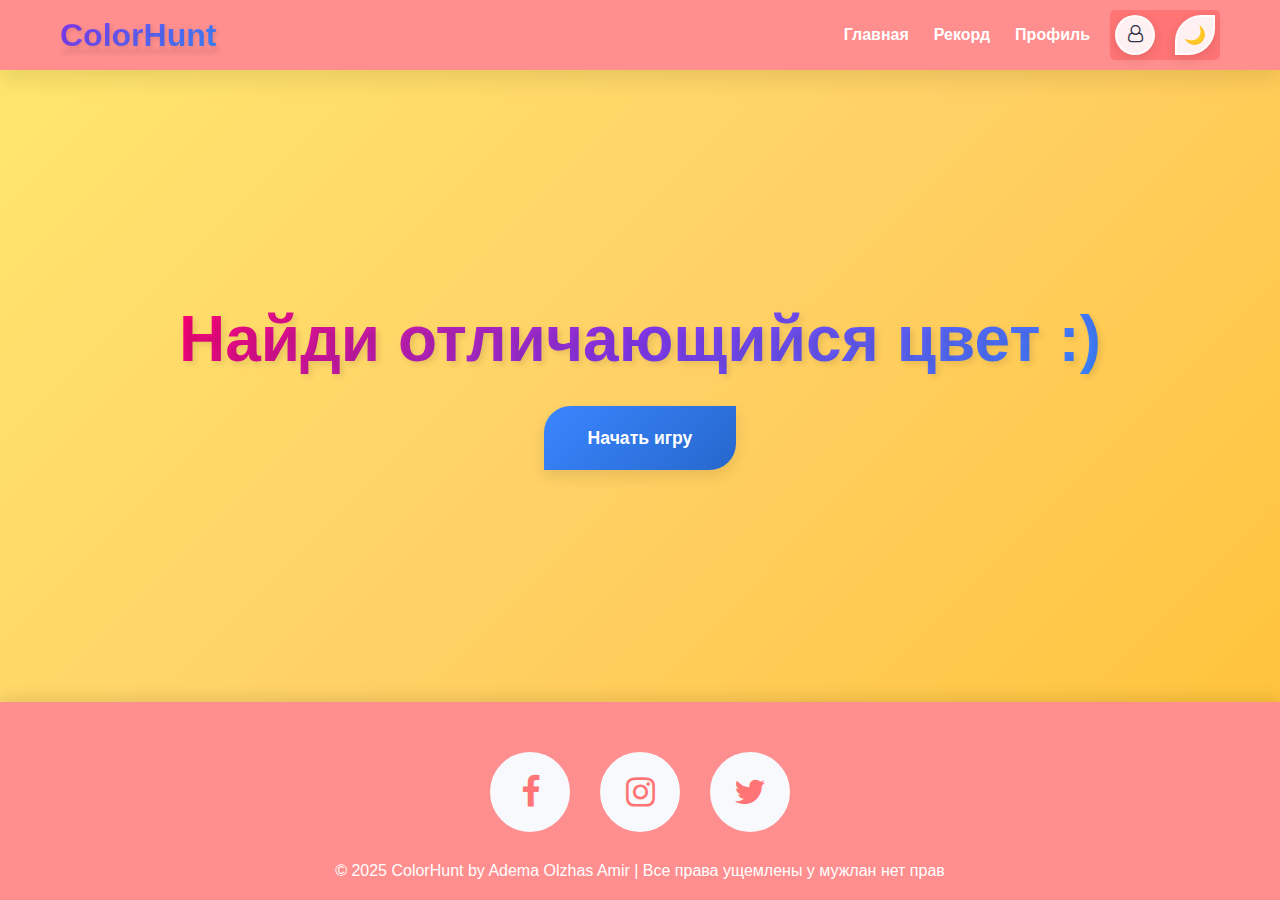
<file: index.html>
<!DOCTYPE html>
<html lang="ru">
  <head>
    <meta charset="UTF-8" />
    <meta name="viewport" content="width=device-width, initial-scale=1.0" />
    <title>Color Hunt Game</title>
    <link rel="stylesheet" href="styles/style.css" />
    <link rel="stylesheet" href="styles/media-queries.css" />
    <link
      rel="stylesheet"
      href="https://cdnjs.cloudflare.com/ajax/libs/font-awesome/4.7.0/css/font-awesome.min.css"
    />
  </head>
  <body>
    <header class="header">
      <div class="container">
        <div class="header_inner">
          <div class="header_left">
            <div class="header_logo"><a href="index.html">ColorHunt</a></div>
          </div>
          <div class="header_right">
            <button
              class="burger"
              id="burger"
              aria-label="Открыть меню"
              aria-controls="primary-nav"
              aria-expanded="false"
            >
              <i class="fa fa-bars" aria-hidden="true"></i>
            </button>
            <nav class="nav" id="primary-nav">
              <ul class="nav_list">
                <li class="nav_item">
                  <a href="index.html" class="nav_link">Главная</a>
                </li>
                <li class="nav_item">
                  <a href="record.html" class="nav_link">Рекорд</a>
                </li>
                <li class="nav_item">
                  <a href="profile.html" class="nav_link">Профиль</a>
                </li>
              </ul>
            </nav>
            <div class="header_icons">
              <a href="signin.html" class="login-icon theme-toggle"
                ><i class="fa fa-user-o" aria-hidden="true"></i
              ></a>
              <button id="theme-toggle" class="theme-toggle">🌙</button>
            </div>
          </div>
        </div>
      </div>
    </header>

    <section id="main" class="content-section">
      <div id="game">
        <div id="start-screen">
          <h1>Найди отличающийся цвет :)</h1>
          <button id="start-button">Начать игру</button>
        </div>

        <div id="game-screen" class="hide">
          <p id="question-text">Найдите отличающийся цвет</p>
          <p id="current-score">Счёт: 0</p>
          <p id="timer">⏱ Время: 0 сек</p>
          <div id="grid"></div>
          <button id="next-button" class="hide">Следующий</button>
        </div>

        <div id="result-screen" class="hide">
          <h2>Поздравляем!</h2>
          <p id="final-score"></p>
          <p id="record-time"></p>
          <div id="congratulation-message" class="congratulation-message hide">
            🎉 ЕЕЕЕ делаешь мага есже 🎉
          </div>
          <button id="restart-button">Начать снова</button>
        </div>
      </div>
    </section>

    <footer class="footer">
      <div class="container">
        <div class="footer_inner">
          <div class="footer_links">
            <a href="https://www.facebook.com/" class="footer_link"
              ><i class="fa fa-facebook" aria-hidden="true"></i
            ></a>
            <a href="https://www.instagram.com/?hl=ru" class="footer_link"
              ><i class="fa fa-instagram" aria-hidden="true"></i
            ></a>
            <a href="https://x.com/" class="footer_link"
              ><i class="fa fa-twitter" aria-hidden="true"></i
            ></a>
          </div>
          <span
            >© 2025 ColorHunt by Adema Olzhas Amir | Все права ущемлены у мужлан
            нет прав</span
          >
        </div>
      </div>
    </footer>
    <div id="fireworks-container"></div>
    <script src="scripts/common.js"></script>
    <script src="scripts/burger.js"></script>
    <script src="scripts/main.js"></script>
  </body>
</html>
</file>
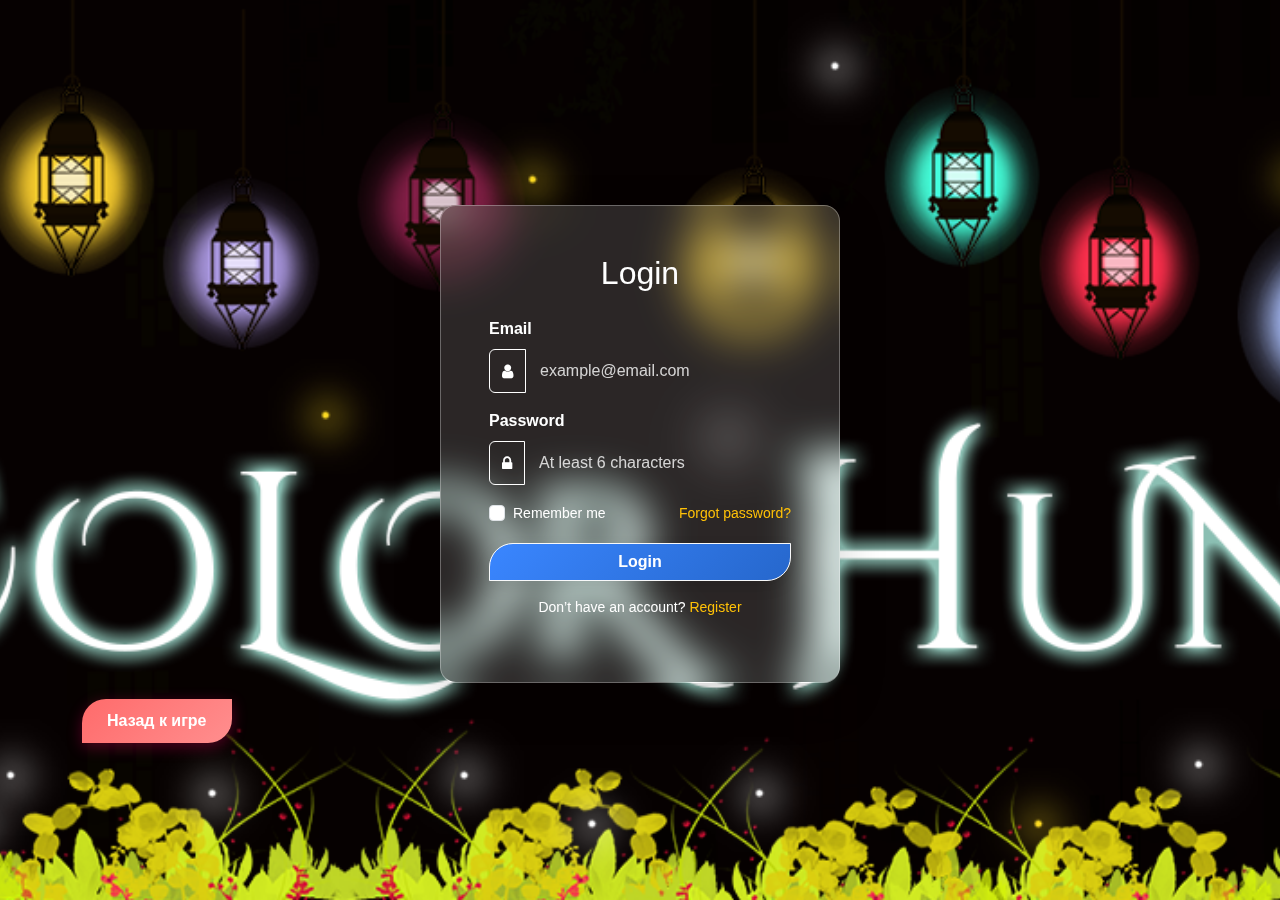
<file: login.html>
<!DOCTYPE html>
<html lang="ru">
  <head>
    <meta charset="UTF-8" />
    <meta name="viewport" content="width=device-width, initial-scale=1.0" />
    <title>Login — Color Hunt</title>
    <link rel="stylesheet" href="styles/style.css" />
    <link rel="stylesheet" href="styles/media-queries.css" />
    <link
      rel="stylesheet"
      href="https://cdnjs.cloudflare.com/ajax/libs/font-awesome/4.7.0/css/font-awesome.min.css"
    />
    <link
      href="https://cdn.jsdelivr.net/npm/bootstrap@5.3.3/dist/css/bootstrap.min.css"
      rel="stylesheet"
    />
  </head>

  <body>
    <section
      id="signin"
      class="d-flex justify-content-center align-items-center vh-100"
    >
      <div class="container mt-5">
        <div class="login-card p-5 shadow-lg rounded-4">
          <h2 class="text-center mb-4 text-white">Login</h2>
          <form class="needs-validation" novalidate>
            <div class="mb-3 position-relative">
              <label for="email" class="form-label text-white">Email</label>
              <div class="input-group">
                <span
                  class="input-group-text bg-transparent border-white text-white"
                >
                  <i class="fa fa-user"></i>
                </span>
                <input
                  type="email"
                  class="form-control bg-transparent text-white border-white"
                  id="email"
                  placeholder="example@email.com"
                  required
                />
                <div class="invalid-feedback">
                  Please provide a valid email.
                </div>
              </div>
            </div>

            <div class="mb-3 position-relative">
              <label for="password" class="form-label text-white"
                >Password</label
              >
              <div class="input-group">
                <span
                  class="input-group-text bg-transparent border-white text-white"
                >
                  <i class="fa fa-lock"></i>
                </span>
                <input
                  type="password"
                  class="form-control bg-transparent text-white border-white"
                  id="password"
                  minlength="6"
                  required
                  placeholder="At least 6 characters"
                />
                <div class="invalid-feedback">
                  Password must be at least 6 characters.
                </div>
              </div>
            </div>

            <div class="d-flex justify-content-between align-items-center mb-3">
              <div class="form-check">
                <input type="checkbox" class="form-check-input" id="remember" />
                <label for="remember" class="form-check-label text-white small"
                  >Remember me</label
                >
              </div>
              <a href="#" class="text-warning small text-decoration-none"
                >Forgot password?</a
              >
            </div>

            <button
              type="submit"
              class="btn btn-light w-100 fw-bold text-white"
            >
              Login
            </button>

            <p class="text-center mt-3 text-white small">
              Don’t have an account?
              <a href="signin.html" class="text-warning text-decoration-none"
                >Register</a
              >
            </p>
          </form>
        </div>
          <button class="back-button mt-3">Назад к игре</button>
      </div>
    </section>

    <script src="https://cdn.jsdelivr.net/npm/bootstrap@5.3.3/dist/js/bootstrap.bundle.min.js"></script>
    <script src="scripts/login.js"></script>
  </body>
</html>
</file>
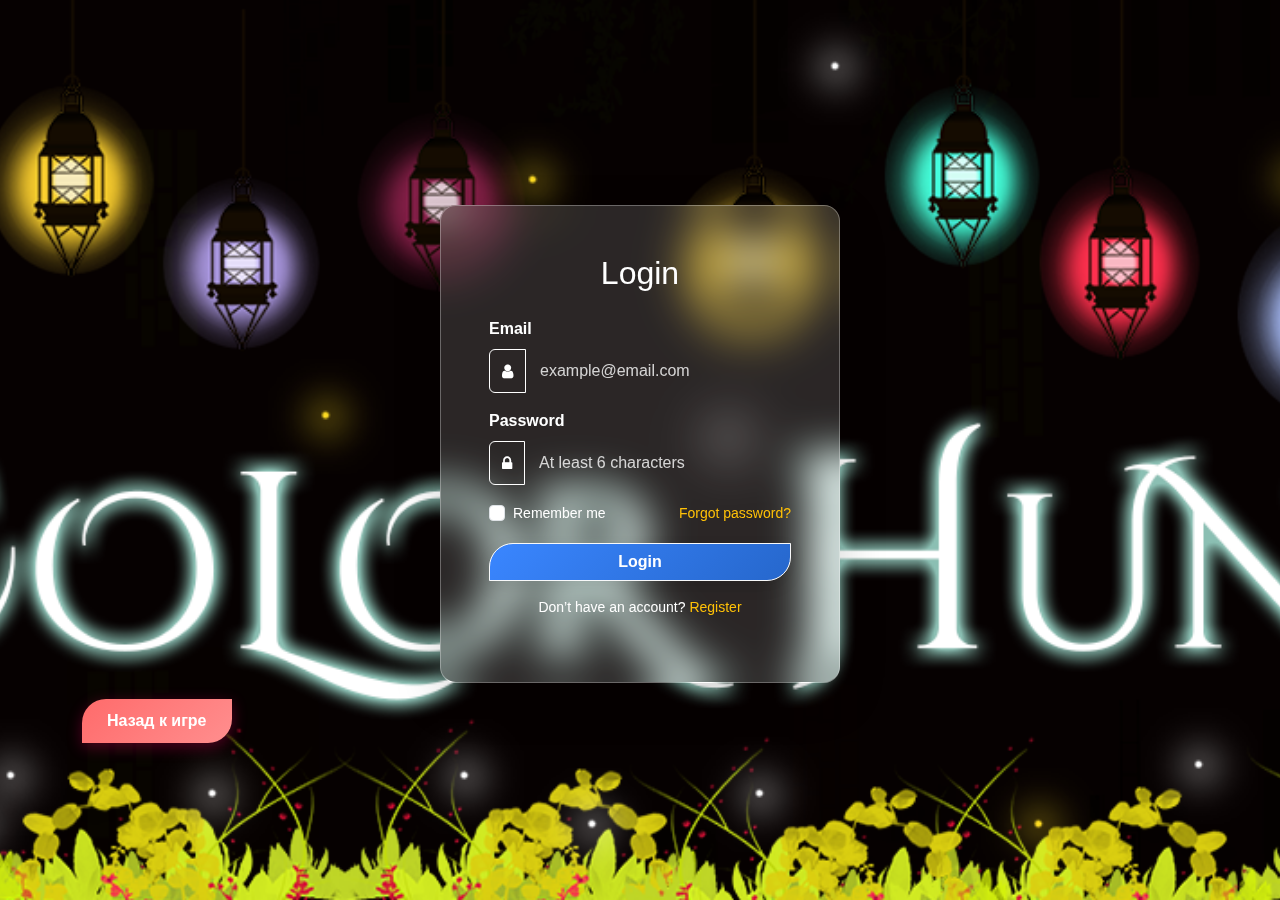
<file: profile.html>
<!DOCTYPE html>
<html lang="ru">
<head>
  <meta charset="UTF-8" />
  <meta name="viewport" content="width=device-width, initial-scale=1.0" />
  <title>Profile — Color Hunt</title>
  <link rel="stylesheet" href="styles/style.css" />
  <link rel="stylesheet" href="styles/media-queries.css" />
  <link
      rel="stylesheet"
      href="https://cdnjs.cloudflare.com/ajax/libs/font-awesome/4.7.0/css/font-awesome.min.css"
    />
</head>
<body>
  <header class="header">
      <div class="container">
        <div class="header_inner">
          <div class="header_left">
            <div class="header_logo"><a href="index.html">ColorHunt</a></div>
          </div>

          <div class="header_right">
            <button
              class="burger"
              id="burger"
              aria-label="Открыть меню"
              aria-controls="primary-nav"
              aria-expanded="false"
            >
              <i class="fa fa-bars" aria-hidden="true"></i>
            </button>
            <nav class="nav" id="primary-nav">
              <ul class="nav_list">
                <li class="nav_item">
                  <a href="index.html" class="nav_link">Главная</a>
                </li>
                <li class="nav_item">
                  <a href="record.html" class="nav_link active">Рекорд</a>
                </li>
                <li class="nav_item">
                  <a href="profile.html" class="nav_link">Профиль</a>
                </li>
              </ul>
            </nav>

            <div class="header_icons">
              <a href="signin.html" class="login-icon theme-toggle">
                <i class="fa fa-user-o" aria-hidden="true"></i>
              </a>
              <button id="theme-toggle" class="theme-toggle">🌙</button>
            </div>
          </div>
        </div>
      </div>
    </header>
  <section class="content-section" id="profile">
    <div class="records-container">
      <h2>Profile</h2>
      <p><b>First Name:</b> <span id="fname"></span></p>
      <p><b>Last Name:</b> <span id="lname"></span></p>
      <p><b>Email:</b> <span id="email"></span></p>
      <button id="logout" class="back-button mt-3">Logout</button>
    </div>
  </section>
  <footer class="footer">
      <div class="container">
        <div class="footer_inner">
          <div class="footer_links">
            <a href="https://www.facebook.com/" class="footer_link"
              ><i class="fa fa-facebook" aria-hidden="true"></i
            ></a>
            <a href="https://www.instagram.com/?hl=ru" class="footer_link"
              ><i class="fa fa-instagram" aria-hidden="true"></i
            ></a>
            <a href="https://x.com/" class="footer_link"
              ><i class="fa fa-twitter" aria-hidden="true"></i
            ></a>
          </div>
          <span
            >© 2025 ColorHunt by Adema Olzhas Amir | Все права ущемлены у мужлан
            нет прав</span
          >
        </div>
      </div>
    </footer>
  <script src="scripts/common.js"></script>
  <script src="scripts/burger.js"></script>
  <script src="scripts/profile.js"></script>
</body>
</html>
</file>
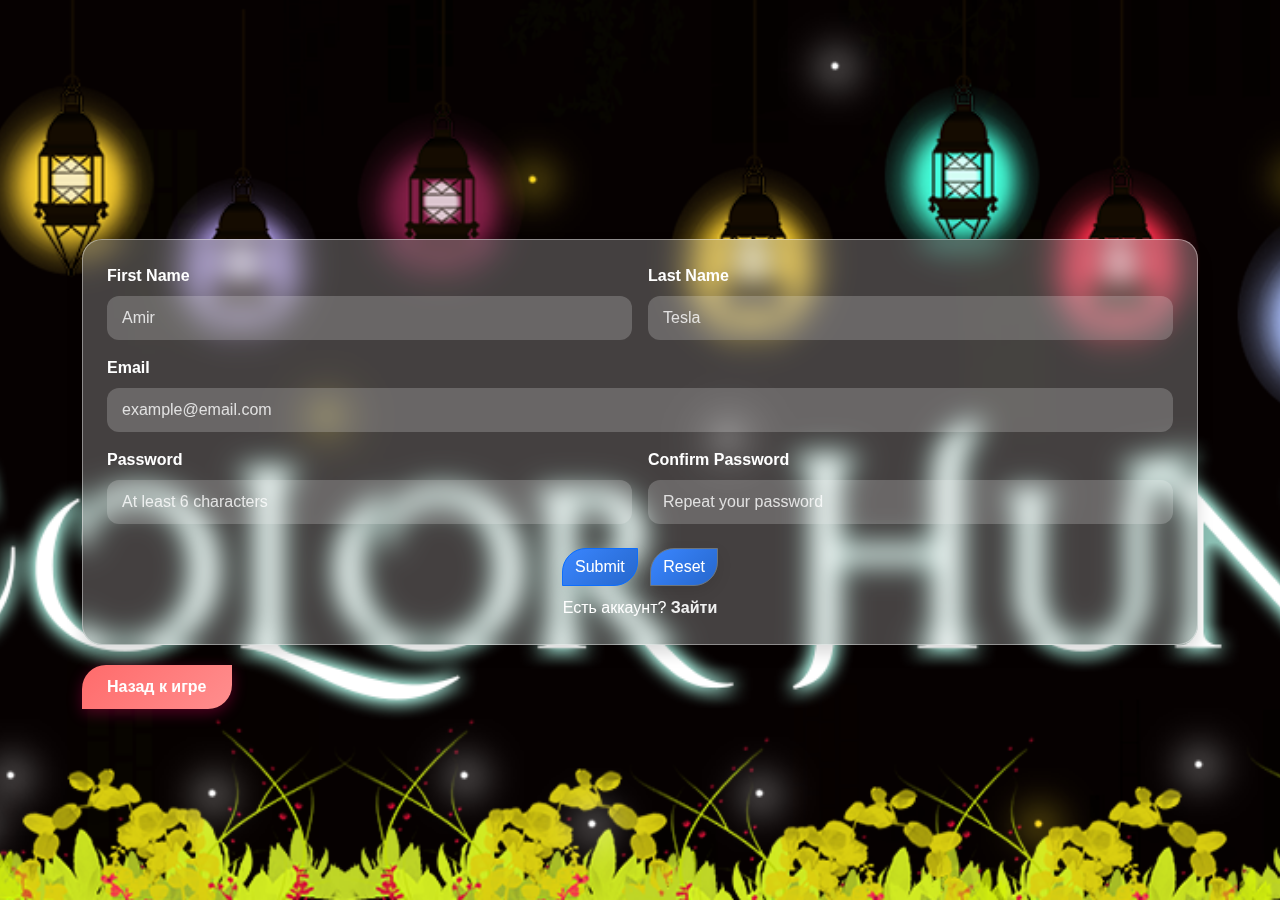
<file: signin.html>
<!DOCTYPE html>
<html lang="ru">
  <head>
    <meta charset="UTF-8" />
    <meta name="viewport" content="width=device-width, initial-scale=1.0" />
    <title>Color Hunt Game</title>
    <link rel="stylesheet" href="styles/style.css" />
    <link rel="stylesheet" href="styles/media-queries.css" />
    <link
      rel="stylesheet"
      href="https://cdnjs.cloudflare.com/ajax/libs/font-awesome/4.7.0/css/font-awesome.min.css"
    />
    <link
      href="https://cdn.jsdelivr.net/npm/bootstrap@5.3.3/dist/css/bootstrap.min.css"
      rel="stylesheet"
    />
  </head>
  <body>
    <section id="signin">
      <div class="container mt-5">
        <div class="card shadow p-4">
          <form class="needs-validation" novalidate>
            <div class="row g-3">
              <div class="col-md-6">
                <label for="firstName" class="form-label">First Name</label>
                <input
                  type="text"
                  class="form-control"
                  id="firstName"
                  placeholder="Amir"
                  required
                  maxlength="30"
                />
                <div class="valid-feedback">Looks good!</div>
                <div class="invalid-feedback">
                  Please enter your first name.
                </div>
              </div>

              <div class="col-md-6">
                <label for="lastName" class="form-label">Last Name</label>
                <input
                  type="text"
                  class="form-control"
                  id="lastName"
                  placeholder="Tesla"
                  required
                  maxlength="30"
                />
                <div class="valid-feedback">Looks good!</div>
                <div class="invalid-feedback">Please enter your last name.</div>
              </div>

              <div class="col-md-12">
                <label for="email" class="form-label">Email</label>
                <input
                  type="email"
                  class="form-control"
                  id="email"
                  placeholder="example@email.com"
                  required
                />
                <div class="valid-feedback">Valid email!</div>
                <div class="invalid-feedback">
                  Please provide a valid email.
                </div>
              </div>

              <div class="col-md-6">
                <label for="password" class="form-label">Password</label>
                <input
                  type="password"
                  class="form-control"
                  id="password"
                  minlength="6"
                  required
                  placeholder="At least 6 characters"
                />
                <div class="valid-feedback">Looks good!</div>
                <div class="invalid-feedback">
                  Password must be at least 6 characters.
                </div>
              </div>

              <div class="col-md-6">
                <label for="confirmPassword" class="form-label"
                  >Confirm Password</label
                >
                <input
                  type="password"
                  class="form-control"
                  id="confirmPassword"
                  required
                  placeholder="Repeat your password"
                />
                <div class="valid-feedback">Passwords match!</div>
                <div class="invalid-feedback">Passwords do not match.</div>
              </div>
              <div class="col-12 text-center mt-4">
                <button class="btn btn-primary me-2" type="submit">
                  Submit
                </button>
                <button class="btn btn-secondary" type="reset">Reset</button>
              </div>
            </div>
          </form>
          <span
            >Есть аккаунт?
            <a class="login-link" href="login.html">Зайти</a></span
          >
        </div>
        <button class="back-button">Назад к игре</button>
      </div>
    </section>
    <script src="https://cdn.jsdelivr.net/npm/bootstrap@5.3.3/dist/js/bootstrap.bundle.min.js"></script>
    <script src="scripts/signin.js"></script>
  </body>
</html>
</file>
<file: styles/style.css>
* {
  margin: 0;
  padding: 0;
  box-sizing: border-box;
  font-family: "Segoe UI", Tahoma, Geneva, Verdana, sans-serif;
}
body::-webkit-scrollbar {
  width: 10px;
}

body::-webkit-scrollbar-track {
  background: var(--scrollback-track);
  border-radius: 6px;
}

body::-webkit-scrollbar-thumb {
  background: var(--header-bg);
  border-radius: 6px;
}
:root {
  --bg-gradient: linear-gradient(135deg, #ffe66d 0%, #ffd166 50%, #ffc43d 100%);
  --header-bg: #ff8e8e;
  --footer-bg: #ff8e8e;
  --text-color: #2d3047;
  --card-bg: rgba(255, 255, 255, 0.9);
  --shadow-color: rgba(0, 0, 0, 0.1);
  --button-bg: linear-gradient(135deg, #3a86ff 0%, #2667cc 100%);
  --button-hover: linear-gradient(135deg, #ff006e 0%, #d1005c 100%);
  --icons-bcc: #ff7474;
  --scrollback-track: #f1f1f1;
}

[data-theme="dark"] {
  --bg-gradient: linear-gradient(135deg, #1a1a2e 0%, #16213e 50%, #0f3460 100%);
  --header-bg: #1e1e2e;
  --footer-bg: #1e1e2e;
  --text-color: #ffffff;
  --card-bg: rgba(30, 30, 46, 0.9);
  --shadow-color: rgba(0, 0, 0, 0.3);
  --button-bg: linear-gradient(135deg, #6a11cb 0%, #2575fc 100%);
  --button-hover: #7b5fff;
  --icons-bcc: #535387;
  --scrollback-track: #535387;
}

body {
  display: flex;
  flex-direction: column;
  min-height: 100vh;
  overflow-x: hidden;
  transition: all 0.5s ease;
}

.container {
  max-width: 1200px;
  margin: 0 auto;
  padding: 0 20px;
}
button {
  padding: 1.2em 2.5em;
  border: none;
  border-radius: 1.5em 0 !important;
  background: var(--button-bg);
  color: #fff;
  font-weight: bold;
  font-size: 1.1em;
  cursor: pointer;
  box-shadow: 0 6px 15px var(--shadow-color);
  transition: all 0.5s ease !important;
}
button:hover {
  border-radius: 0 1.5em !important;
}

/* Header */
.header {
  padding: 10px 0;
  background: var(--header-bg);
  color: #fff;
  box-shadow: 0 8px 25px var(--shadow-color);
  position: relative;
  overflow: hidden;
  transition: all 0.5s ease;
  height: 70px;
}

.header_inner {
  display: flex;
  justify-content: space-between;
  align-items: center;
  height: 100%;
}
.header_right {
  display: flex;
  align-items: center;
  gap: 20px;
}

.header_logo {
  font-size: 2em;
  font-weight: 900;
  background: linear-gradient(135deg, #8338ec 0%, #3a86ff 100%);
  -webkit-background-clip: text;
  -webkit-text-fill-color: transparent;
  background-clip: text;
  text-shadow: 2px 2px 4px var(--shadow-color);
  line-height: 1;
}

.nav_list {
  list-style: none;
  display: flex;
  gap: 25px;
  align-items: center;
  height: 100%;
  margin: 0;
  padding: 0;
}

.nav_item {
  display: flex;
  align-items: center;
  height: 100%;
}

.nav_link {
  color: #fff;
  text-decoration: none;
  font-weight: 600;
  font-size: 1em;
  position: relative;
  padding: 8px 0;
  transition: all 0.3s ease;
  cursor: pointer;
  display: flex;
  align-items: center;
  height: 100%;
}

.nav_link::before {
  content: "";
  position: absolute;
  width: 100%;
  height: 4px;
  border-radius: 4px;
  background: linear-gradient(90deg, #3a86ff, #8338ec);
  bottom: 0;
  left: 0;
  transform-origin: right;
  transform: scaleX(0);
  transition: transform 0.3s ease-in-out;
}

.nav_link:hover::before {
  transform-origin: left;
  transform: scaleX(1);
}
.nav_link:hover {
  color: #ffe66d;
  transform: translateY(-2px);
}
.nav_link:active {
  transform: translateY(0px);
}
.header_icons {
  background: var(--icons-bcc);
  padding: 5px;
  border-radius: 5px;
  display: flex;
  align-items: center;
  justify-content: space-between;
  column-gap: 20px;
}
.theme-toggle {
  background: var(--card-bg);
  border: 2px solid rgba(255, 255, 255, 0.8);
  color: var(--text-color);
  padding: 8px 10px;
  border-radius: 50%;
  cursor: pointer;
  font-size: 1.1em;
  transition: all 0.3s ease;
  box-shadow: 0 4px 12px var(--shadow-color);
  width: 40px;
  height: 40px;
  display: flex;
  align-items: center;
  justify-content: center;
}

.theme-toggle:hover {
  transform: scale(1.1);
  background: var(--button-hover);
  color: white;
  border-color: white;
}

/* Content Sections */
.content-section {
  flex: 1;
  display: flex;
  flex-direction: column;
  align-items: center;
  justify-content: center;
  padding: 50px 20px;
  background: var(--bg-gradient);
  color: var(--text-color);
}

/* Records Section */
.records-container {
  background: var(--card-bg);
  padding: 40px;
  border-radius: 25px;
  box-shadow: 0 15px 35px var(--shadow-color);
  max-width: 500px;
  width: 90%;
  text-align: center;
}

.records-container h2 {
  font-size: 2.5em;
  margin-bottom: 30px;
  color: var(--text-color);
}

.records-list {
  display: flex;
  flex-direction: column;
  gap: 15px;
  margin-bottom: 30px;
}
.search-box {
  width: 100%;
  padding: 10px 15px;
  margin-bottom: 1em;
  border-radius: 10px;
  border: none;
  box-shadow: 0 2px 10px var(--shadow-color);
  font-size: 1em;
  outline: none;
  transition: 0.3s;
}

.search-box:focus {
  box-shadow: 0 4px 12px var(--shadow-color);
  transform: scale(1.02);
}
.record-item {
  display: flex;
  justify-content: space-between;
  align-items: center;
  padding: 15px 20px;
  background: rgba(255, 255, 255, 0.1);
  border-radius: 15px;
  border: 2px solid var(--shadow-color);
}

.record-name {
  font-weight: 600;
  color: var(--text-color);
}

.record-score {
  color: var(--text-color);
  font-weight: 500;
}

/* Game Section */
#game {
  text-align: center;
}
#game-screen {
  height: 100vh;
}
#start-screen h1 {
  font-size: 4em;
  margin-bottom: 30px;
  background: linear-gradient(135deg, #ff006e 0%, #8338ec 50%, #3a86ff 100%);
  -webkit-background-clip: text;
  -webkit-text-fill-color: transparent;
  background-clip: text;
  text-shadow: 3px 3px 6px var(--shadow-color);
  animation: titleGlow 2s ease-in-out infinite alternate;
}

@keyframes titleGlow {
  0% {
    text-shadow: 3px 3px 6px var(--shadow-color);
  }
  100% {
    text-shadow: 3px 3px 15px rgba(255, 0, 110, 0.3);
  }
}

#question-text {
  font-size: 1.8em;
  margin-bottom: 15px;
  font-weight: 700;
  color: var(--text-color);
  text-shadow: 1px 1px 2px var(--shadow-color);
}

#current-score,
#timer {
  font-size: 1.4em;
  font-weight: 700;
  margin: 10px 0;
  color: var(--text-color);
  background: var(--card-bg);
  padding: 10px 20px;
  border-radius: 15px;
  box-shadow: 0 4px 12px var(--shadow-color);
  display: inline-block;
}
#next-button {
  margin: 2em 0;
}
/* Grid */
#grid {
  display: grid;
  gap: 1.2em;
  margin-top: 2.5em;
  justify-content: center;
  padding: 20px;
  background: var(--card-bg);
  border-radius: 20px;
  box-shadow: 0 8px 25px var(--shadow-color);
  backdrop-filter: blur(10px);
}

.square {
  width: 140px;
  height: 140px;
  border-radius: 1em;
  cursor: pointer;
  border: 3px solid rgba(255, 255, 255, 0.8);
  transition: all 0.3s ease;
  box-shadow: 0 4px 12px var(--shadow-color);
  position: relative;
  overflow: hidden;
}

.square::after {
  content: "";
  position: absolute;
  top: 0;
  left: 0;
  right: 0;
  bottom: 0;
  border-radius: 1em;
}

.square:hover {
  transform: scale(1.1);
  box-shadow: 0 6px 18px var(--shadow-color);
  border-color: rgba(255, 255, 255, 1);
}

.hide {
  display: none !important;
}

#result-screen {
  background: var(--card-bg);
  padding: 50px;
  border-radius: 25px;
  box-shadow: 0 15px 35px var(--shadow-color);
  backdrop-filter: blur(15px);
  max-width: 600px;
  display: flex;
  flex-direction: column;
  row-gap: 15px;
}

#result-screen h2 {
  font-size: 2.5em;
  color: transparent;
  background: linear-gradient(135deg, #8338ec 0%, #ff006e 100%);
  -webkit-background-clip: text;
  -webkit-text-fill-color: transparent;
  background-clip: text;
}

#final-score,
#record-time {
  font-size: 1.4em;
  font-weight: 600;
  color: var(--text-color);
}

#signin {
  background-image: url("../images/back-login.png"); 
  background-size: cover;
  background-position: center;
  background-repeat: no-repeat;
  min-height: 100vh;
  display: flex;
  align-items: center;
  justify-content: center;
  backdrop-filter: blur(8px); 
  -webkit-backdrop-filter: blur(8px);
}
#signin .card {
  background: rgba(255, 255, 255, 0.25);
  border: 1px solid rgba(255, 255, 255, 0.4);
  border-radius: 20px;
  backdrop-filter: blur(12px);
  -webkit-backdrop-filter: blur(12px);
  box-shadow: 0 8px 32px rgba(31, 38, 135, 0.37);
  color: #fff;
  transition: all 0.4s ease;
  row-gap: 10px;
}

#signin .form-label {
  color: #fff;
  font-weight: 600;
}

#signin .form-control {
  background: rgba(255, 255, 255, 0.2);
  border: none;
  color: #fff;
  border-radius: 12px;
  padding: 10px 15px;
}

#signin .form-control::placeholder {
  color: rgba(255, 255, 255, 0.8);
}

#signin .form-control:focus {
  background: rgba(255, 255, 255, 0.35);
  box-shadow: 0 0 0 3px rgba(255, 255, 255, 0.2);
}
.card span {
  margin: 0 auto;
}
.login-link {
  font-weight: 800;
  text-decoration: none;
  color: #f1f1f1;
}
.back-button {
  margin-top: 20px;
  padding: 10px 25px;
  font-weight: bold;
  color: #fff;
  background: linear-gradient(135deg, #ff6b6b, #ff8e8e);
  box-shadow: 0 4px 15px rgba(255, 0, 110, 0.3);
  transition: all 0.3s ease;
}

.back-button:hover {
  transform: translateY(-3px);
  box-shadow: 0 6px 20px rgba(255, 0, 110, 0.5);
}
/* Sign-in */ 
.login-card {
  max-width: 400px;
  margin: 0 auto;
  padding: 50px;
  background: rgba(255, 255, 255, 0.15);
  border: 1px solid rgba(255, 255, 255, 0.3);
  backdrop-filter: blur(20px);
  -webkit-backdrop-filter: blur(20px);
  color: #f1f1f1;
}

/* Fireworks Container */
#fireworks-container {
  position: fixed;
  top: 0;
  left: 0;
  width: 100vw;
  height: 100vh;
  pointer-events: none; 
  overflow: hidden;
  z-index: 9999; 
}

.firework {
  position: absolute;
  width: 8px;
  height: 8px;
  border-radius: 50%;
  animation: explode 1.5s ease-out forwards;
}

@keyframes explode {
  0% {
    transform: scale(0.2);
    opacity: 1;
  }
  100% {
    transform: translate(var(--tx), var(--ty)) scale(1.5);
    opacity: 0;
  }
}

/* Footer */
.footer {
  background: var(--footer-bg);
  color: #fff;
  text-align: center;
  padding: 20px;
  box-shadow: 0 -4px 15px var(--shadow-color);
}
.footer_links {
  display: flex;
  justify-content: center;
  column-gap: 30px;
  padding: 30px 0 30px;
}
.footer_link {
  display: flex;
  background-color: #f7f9fc;
  width: 80px;
  height: 80px;
  color: var(--icons-bcc);
  border-radius: 50%;
  align-items: center;
  justify-content: center;
  border: 5px solid #f7f9fc;
  text-decoration: none;
  font-size: 34px;
  transition: 0.3s;
}
.footer_link:hover {
  background-color: var(--icons-bcc);
  border: 5px solid #f7f9fc;
  color: #f7f9fc;
}

/* Burger */
.burger {
  display: none;
  align-items: center;
  justify-content: center;
  width: 40px;
  height: 40px;
  border-radius: 8px;
  background: var(--card-bg);
  border: 2px solid rgba(255, 255, 255, 0.8);
  color: var(--text-color);
  cursor: pointer;
  transition: transform 0.2s ease, background 0.2s ease;
}

.burger:hover { transform: scale(1.05); }

.header { z-index: 1000; }
</file>
<file: styles/media-queries.css>
@media (max-width: 768px) {
  .header {
    height: auto;
    padding: 12px 0;
  }
  
  .header_inner {
    gap: 12px;
  }
  
  .header_left {
    justify-content: center;
    width: 100%;
    gap: 15px;
  }
  
  .nav_list {
    gap: 15px;
  }
  
  .theme-toggle {
    margin-top: 0;
  }
  
  #start-screen h1 {
    font-size: 2.8em;
  }
  
  #grid {
    gap: 0.8em;
  }
  
  .square {
    width: 120px;
    height: 120px;
  }
  
  #result-screen {
    padding: 30px 20px;
  }
  
  .records-container,
  .login-container {
    padding: 30px 20px;
  }
  
  .footer {
    height: auto;
    padding: 15px;
  }
}

@media (max-width: 492px) {
  .burger { display: flex; }

  .header { overflow: visible; }

  .nav {
    display: none;
    position: absolute;
    top: 100%;
    left: 0;
    right: 0;
    background: var(--header-bg);
    padding: 10px 0;
    box-shadow: 0 8px 25px var(--shadow-color);
    border-radius: 0 0 15px 15px;
  }

  .header.menu-open .nav { display: block; }

  .header_inner {
    display: flex;
    justify-content: space-between;
  }
  
  .nav_list {
    flex-direction: column;
    gap: 8px;
    text-align: center;
  }
  
  .nav_item {
    height: auto;
  }
  
  .nav_link {
    height: auto;
    padding: 6px 0;
  }
  
  .nav_link::after {
    bottom: 5px;
  }
  
  #start-screen h1 {
    font-size: 2.2em;
  }
  
  .square {
    width: 100px;
    height: 100px;
  }
  
  button {
    padding: 1em 2em;
    font-size: 1em;
  }
  
  .header_logo {
    font-size: 1.7em;
  }
  
}
</file>
